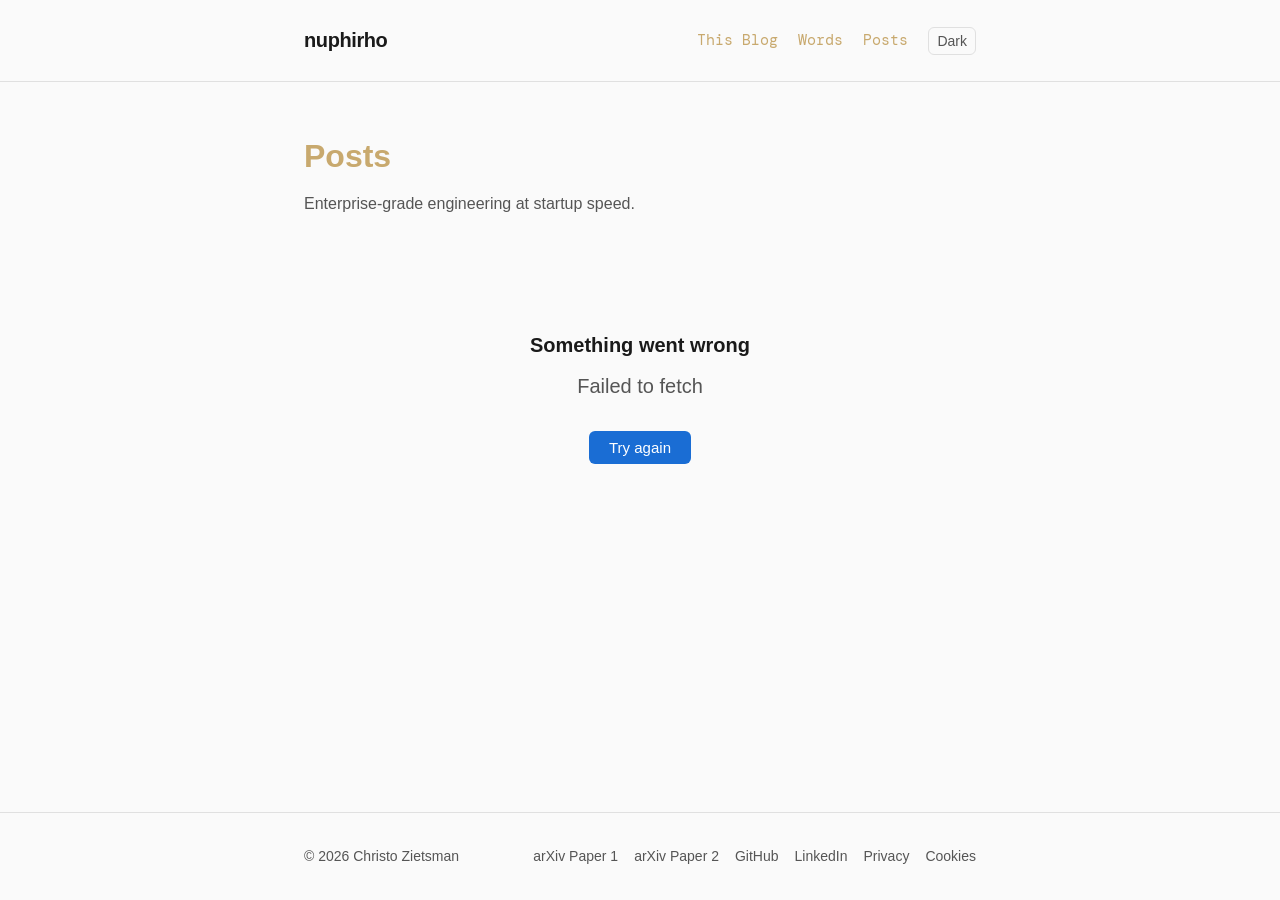
<file: index.html>
<!DOCTYPE html>
<html lang="en">
<head>
  <meta charset="utf-8">
  <meta name="viewport" content="width=device-width, initial-scale=1">
  <title>Posts | nuphirho.dev</title>
  <meta name="description" content="A technical blog by Christo Zietsman. AI-assisted software delivery, engineering process, and organisational transformation.">
  <link rel="canonical" href="https://blog.nuphirho.dev/">
  <meta property="og:title" content="nuphirho | Enterprise-grade engineering at startup speed">
  <meta property="og:description" content="A technical blog by Christo Zietsman. AI-assisted software delivery, engineering process, and organisational transformation.">
  <meta property="og:url" content="https://blog.nuphirho.dev/">
  <meta property="og:type" content="website">
  <meta property="og:site_name" content="nuphirho">
  <link rel="preconnect" href="https://fonts.googleapis.com">
  <link rel="preconnect" href="https://fonts.gstatic.com" crossorigin>
  <link href="https://fonts.googleapis.com/css2?family=DM+Mono&display=swap" rel="stylesheet">
  <link rel="stylesheet" href="css/styles.css">
  <script src="js/theme.js"></script>
</head>
<body>
  <a href="#main" class="skip-link">Skip to content</a>

  <header class="site-header" role="banner">
    <div class="container">
      <a href="https://nuphirho.dev" class="site-name" aria-label="nuphirho home">nuphirho</a>
      <nav class="site-nav" aria-label="Main navigation">
        <a href="about.html">This Blog</a>
        <a href="https://nuphirho.dev/words-of-meaning">Words</a>
        <a href="/">Posts</a>
        <button id="theme-toggle" class="theme-toggle" type="button" aria-label="Switch theme">Dark</button>
      </nav>
    </div>
  </header>

  <main id="main" class="site-main">
    <div class="container">
      <div class="page-intro">
        <h1>Posts</h1>
        <p>Enterprise-grade engineering at startup speed.</p>
      </div>
      <div id="post-list" role="feed" aria-label="Blog posts"></div>
    </div>
  </main>

  <footer class="site-footer" role="contentinfo">
    <div class="container">
      <span>&copy; 2026 Christo Zietsman</span>
      <span class="footer-links">
        <a href="https://doi.org/10.48550/arXiv.2603.25773">arXiv Paper 1</a>
	<a href="https://doi.org/10.48550/arXiv.2604.21090">arXiv Paper 2</a>
        <a href="https://github.com/czietsman">GitHub</a>
        <a href="https://www.linkedin.com/in/christo-zietsman/">LinkedIn</a>
        <a href="https://nuphirho.dev/privacy">Privacy</a>
	<a href="https://nuphirho.dev/cookies">Cookies</a>
      </span>
    </div>
  </footer>

  <script src="js/api.js"></script>
  <script src="js/home.js"></script>
</body>
</html>
</file>
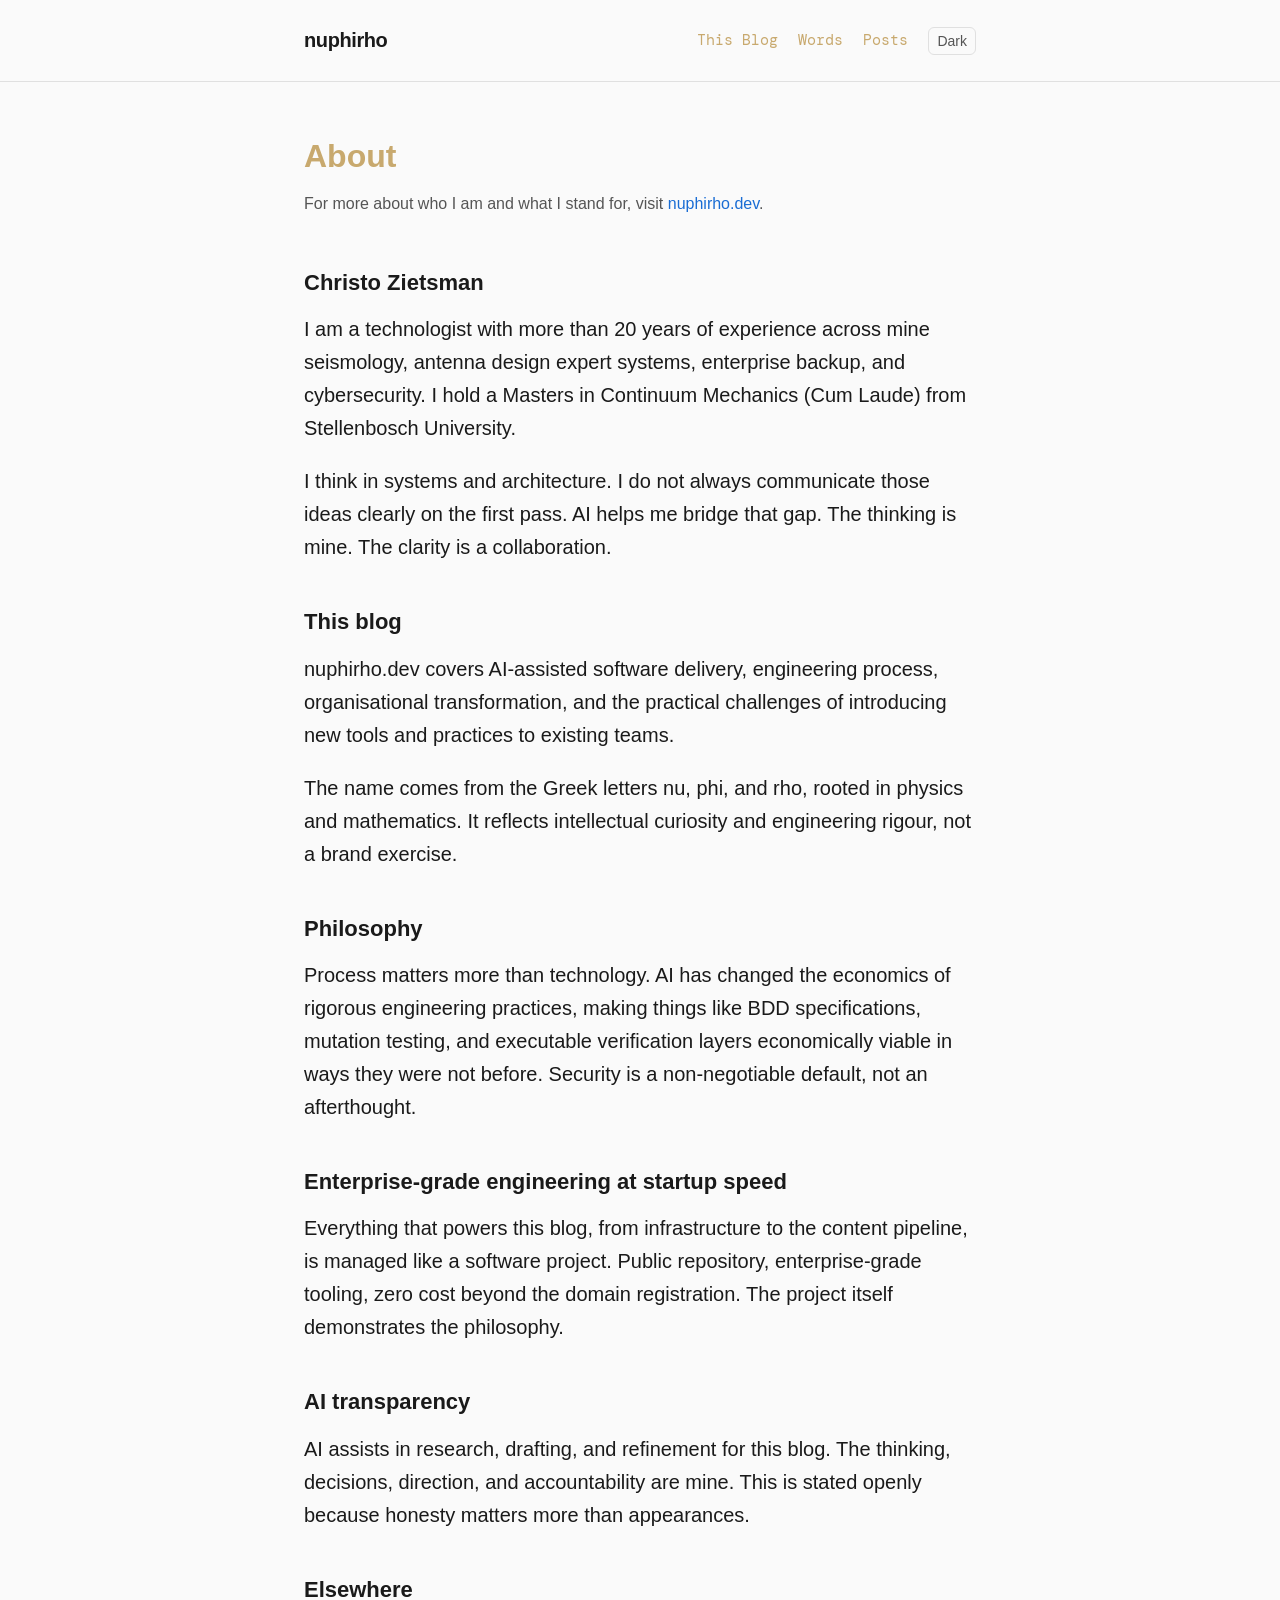
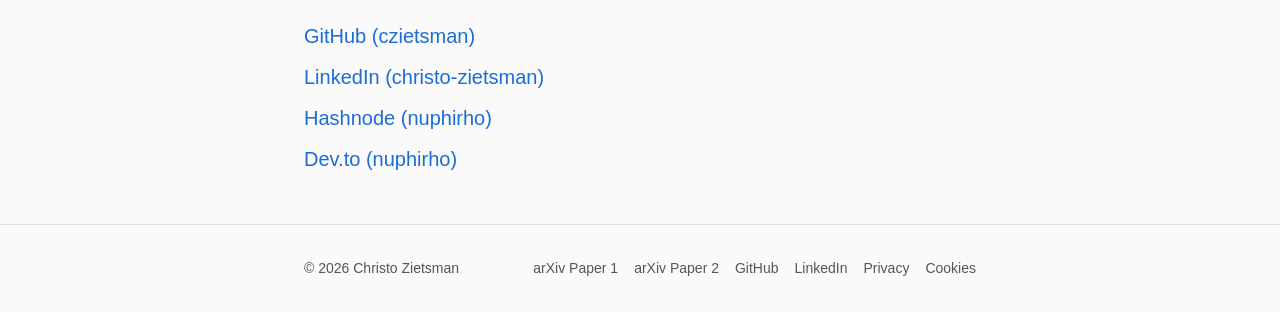
<file: about.html>
<!DOCTYPE html>
<html lang="en">
<head>
  <meta charset="utf-8">
  <meta name="viewport" content="width=device-width, initial-scale=1">
  <title>About | nuphirho.dev</title>
  <meta name="description" content="About Christo Zietsman and nuphirho.dev. Enterprise-grade engineering at startup speed.">
  <link rel="canonical" href="https://blog.nuphirho.dev/about.html">
  <meta property="og:title" content="About | nuphirho">
  <meta property="og:description" content="About Christo Zietsman and nuphirho.dev. Enterprise-grade engineering at startup speed.">
  <meta property="og:url" content="https://blog.nuphirho.dev/about.html">
  <meta property="og:type" content="website">
  <meta property="og:site_name" content="nuphirho">
  <link rel="preconnect" href="https://fonts.googleapis.com">
  <link rel="preconnect" href="https://fonts.gstatic.com" crossorigin>
  <link href="https://fonts.googleapis.com/css2?family=DM+Mono&display=swap" rel="stylesheet">
  <link rel="stylesheet" href="css/styles.css">
  <script src="js/theme.js"></script>
</head>
<body>
  <a href="#main" class="skip-link">Skip to content</a>

  <header class="site-header" role="banner">
    <div class="container">
      <a href="https://nuphirho.dev" class="site-name" aria-label="nuphirho home">nuphirho</a>
      <nav class="site-nav" aria-label="Main navigation">
        <a href="about.html">This Blog</a>
        <a href="https://nuphirho.dev/words-of-meaning">Words</a>
        <a href="/">Posts</a>
        <button id="theme-toggle" class="theme-toggle" type="button" aria-label="Switch theme">Dark</button>
      </nav>
    </div>
  </header>

  <main id="main" class="site-main">
    <div class="container">
      <div class="about-content">
        <div class="page-intro">
          <h1>About</h1>
          <p>For more about who I am and what I stand for, visit <a href="https://nuphirho.dev/about">nuphirho.dev</a>.</p>
        </div>

        <h2>Christo Zietsman</h2>
        <p>
          I am a technologist with more than 20 years of experience across mine seismology,
          antenna design expert systems, enterprise backup, and cybersecurity. I hold a
          Masters in Continuum Mechanics (Cum Laude) from Stellenbosch University.
        </p>
        <p>
          I think in systems and architecture. I do not always communicate those ideas
          clearly on the first pass. AI helps me bridge that gap. The thinking is mine.
          The clarity is a collaboration.
        </p>

        <h2>This blog</h2>
        <p>
          nuphirho.dev covers AI-assisted software delivery, engineering process,
          organisational transformation, and the practical challenges of introducing
          new tools and practices to existing teams.
        </p>
        <p>
          The name comes from the Greek letters nu, phi, and rho, rooted in physics
          and mathematics. It reflects intellectual curiosity and engineering rigour,
          not a brand exercise.
        </p>

        <h2>Philosophy</h2>
        <p>
          Process matters more than technology. AI has changed the economics of
          rigorous engineering practices, making things like BDD specifications,
          mutation testing, and executable verification layers economically viable
          in ways they were not before. Security is a non-negotiable default, not
          an afterthought.
        </p>

        <h2>Enterprise-grade engineering at startup speed</h2>
        <p>
          Everything that powers this blog, from infrastructure to the content
          pipeline, is managed like a software project. Public repository,
          enterprise-grade tooling, zero cost beyond the domain registration.
          The project itself demonstrates the philosophy.
        </p>

        <h2>AI transparency</h2>
        <p>
          AI assists in research, drafting, and refinement for this blog. The
          thinking, decisions, direction, and accountability are mine. This is
          stated openly because honesty matters more than appearances.
        </p>

        <h2>Elsewhere</h2>
        <ul class="about-links">
          <li><a href="https://github.com/czietsman">GitHub (czietsman)</a></li>
          <li><a href="https://www.linkedin.com/in/christo-zietsman/">LinkedIn (christo-zietsman)</a></li>
          <li><a href="https://hashnode.com/@nuphirho">Hashnode (nuphirho)</a></li>
          <li><a href="https://dev.to/nuphirho">Dev.to (nuphirho)</a></li>
        </ul>
      </div>
    </div>
  </main>

  <footer class="site-footer" role="contentinfo">
    <div class="container">
      <span>&copy; 2026 Christo Zietsman</span>
      <span class="footer-links">
        <a href="https://doi.org/10.48550/arXiv.2603.25773">arXiv Paper 1</a>
	<a href="https://doi.org/10.48550/arXiv.2604.21090">arXiv Paper 2</a>
        <a href="https://github.com/czietsman">GitHub</a>
        <a href="https://www.linkedin.com/in/christo-zietsman/">LinkedIn</a>
	<a href="https://nuphirho.dev/privacy">Privacy</a>
	<a href="https://nuphirho.dev/cookies">Cookies</a>
      </span>
    </div>
  </footer>
</body>
</html>
</file>
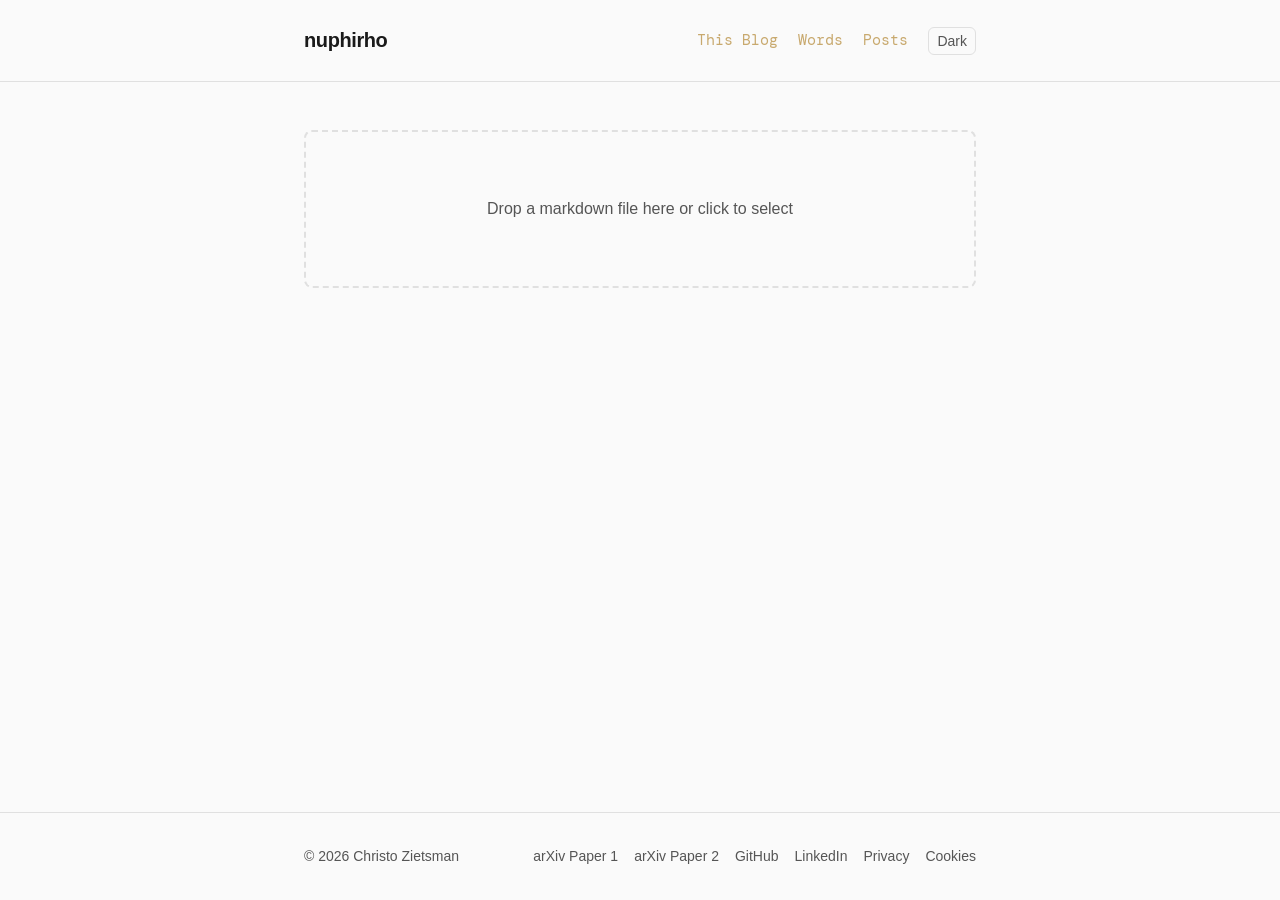
<file: preview.html>
<!DOCTYPE html>
<html lang="en">
<head>
  <!-- Preview tool: renders local markdown posts using live blog styles. -->
  <!-- Open this file in a browser and drop a .md file onto the dropzone. -->
  <meta charset="utf-8">
  <meta name="viewport" content="width=device-width, initial-scale=1">
  <meta name="robots" content="noindex">
  <title>Preview | nuphirho.dev</title>
  <link rel="preconnect" href="https://fonts.googleapis.com">
  <link rel="preconnect" href="https://fonts.gstatic.com" crossorigin>
  <link href="https://fonts.googleapis.com/css2?family=DM+Mono&display=swap" rel="stylesheet">
  <link rel="stylesheet" href="css/styles.css">
  <style>
    .preview-dropzone {
      border: 2px dashed var(--colour-border);
      border-radius: 0.5rem;
      padding: 4rem 2rem;
      text-align: center;
      cursor: pointer;
      transition: var(--transition-theme);
    }
    .preview-dropzone:hover,
    .preview-dropzone.preview-dropzone-active {
      border-color: var(--colour-link);
      background: var(--colour-tag-bg);
    }
    .preview-dropzone-text {
      color: var(--colour-text-secondary);
      font-size: 1rem;
    }
  </style>
  <script src="js/theme.js"></script>
</head>
<body>
  <a href="#main" class="skip-link">Skip to content</a>

  <header class="site-header" role="banner">
    <div class="container">
      <a href="https://nuphirho.dev" class="site-name" aria-label="nuphirho home">nuphirho</a>
      <nav class="site-nav" aria-label="Main navigation">
        <a href="https://blog.nuphirho.dev/about.html">This Blog</a>
        <a href="https://nuphirho.dev/words-of-meaning">Words</a>
        <a href="https://blog.nuphirho.dev/">Posts</a>
        <button id="theme-toggle" class="theme-toggle" type="button" aria-label="Switch theme">Dark</button>
      </nav>
    </div>
  </header>

  <main id="main" class="site-main">
    <div class="container">
      <article id="post-content" aria-label="Blog post preview">
        <div class="preview-dropzone" id="dropzone">
          <p class="preview-dropzone-text">Drop a markdown file here or click to select</p>
          <input type="file" id="file-input" accept=".md" hidden>
        </div>
      </article>
    </div>
  </main>

  <footer class="site-footer" role="contentinfo">
    <div class="container">
      <span>&copy; 2026 Christo Zietsman</span>
      <span class="footer-links">
        <a href="https://doi.org/10.48550/arXiv.2603.25773">arXiv Paper 1</a>
	<a href="https://doi.org/10.48550/arXiv.2604.21090">arXiv Paper 2</a>
        <a href="https://github.com/czietsman">GitHub</a>
        <a href="https://www.linkedin.com/in/christo-zietsman/">LinkedIn</a>
        <a href="https://nuphirho.dev/privacy">Privacy</a>
	<a href="https://nuphirho.dev/cookies">Cookies</a>
      </span>
    </div>
  </footer>

  <script src="js/preview.js"></script>
</body>
</html>
</file>
<file: css/styles.css>
/* nuphirho.dev -- styles.css */
*, *::before, *::after { margin: 0; padding: 0; box-sizing: border-box; }

:root {
  --colour-bg: #fafafa;
  --colour-surface: #ffffff;
  --colour-text: #1a1a1a;
  --colour-text-secondary: #555555;
  --colour-link: #1a6dd4;
  --colour-link-hover: #0f4c8a;
  --colour-border: #e0e0e0;
  --colour-tag-bg: #f0f0f0;
  --colour-tag-text: #555555;
  --colour-code-bg: #f5f5f5;
  --colour-code-text: #1a1a1a;
  --colour-code-block-bg: #282c34;
  --colour-code-block-text: #abb2bf;
  --colour-blockquote-border: #d0d0d0;
  --colour-blockquote-bg: #f9f9f9;
  --colour-skeleton: #e8e8e8;
  --colour-skeleton-shine: #f5f5f5;
  --colour-accent: #c8a96e;
  --colour-accent-muted: #a8894e;
  --transition-theme: background-color 0.3s ease, color 0.3s ease,
    border-color 0.3s ease, box-shadow 0.3s ease;
  --content-width: 720px;
  --body-size: clamp(1.125rem, 1rem + 0.5vw, 1.25rem);
  --line-height: 1.65;
}

[data-theme="dark"] {
  --colour-bg: #111111;
  --colour-surface: #1a1a1a;
  --colour-text: #e8e8e8;
  --colour-text-secondary: #aaaaaa;
  --colour-link: #6db3f2;
  --colour-link-hover: #a0d0ff;
  --colour-border: #2a2a2a;
  --colour-tag-bg: #252525;
  --colour-tag-text: #aaaaaa;
  --colour-code-bg: #1e1e1e;
  --colour-code-text: #e8e8e8;
  --colour-code-block-bg: #1e1e1e;
  --colour-code-block-text: #abb2bf;
  --colour-blockquote-border: #444444;
  --colour-blockquote-bg: #1a1a1a;
  --colour-skeleton: #252525;
  --colour-skeleton-shine: #333333;
}

/* Skip to content */
.skip-link {
  position: absolute;
  inset-block-start: -100%;
  inset-inline-start: 0;
  background: var(--colour-link);
  color: #ffffff;
  padding: 0.5rem 1rem;
  z-index: 100;
  font-size: 0.875rem;
  text-decoration: none;
  transition: var(--transition-theme);
  &:focus { inset-block-start: 0; }
}

/* Persistent subtle scrollbar to prevent layout shift */
html {
  overflow-y: scroll;
  scrollbar-width: thin;
  scrollbar-color: var(--colour-border) transparent;
}

/* Layout */
body {
  font-family: -apple-system, BlinkMacSystemFont, "Segoe UI", Roboto, Oxygen,
    Ubuntu, Cantarell, "Helvetica Neue", Arial, sans-serif;
  font-size: var(--body-size);
  line-height: var(--line-height);
  background-color: var(--colour-bg);
  color: var(--colour-text);
  transition: var(--transition-theme);
  min-block-size: 100vh;
  display: flex;
  flex-direction: column;
}

.container {
  inline-size: 100%;
  max-inline-size: var(--content-width);
  margin-inline: auto;
  padding-inline: 1.5rem;
}

/* Header */
.site-header {
  padding-block: 1.5rem;
  border-block-end: 1px solid var(--colour-border);
  transition: var(--transition-theme);
}

.site-header .container {
  display: flex;
  align-items: center;
  justify-content: space-between;
  gap: 1rem;
}

.site-name {
  font-size: 1.25rem;
  font-weight: 700;
  letter-spacing: -0.02em;
  text-decoration: none;
  color: var(--colour-text);
  transition: var(--transition-theme);
}

.site-nav {
  display: flex;
  align-items: center;
  gap: 1.25rem;
}

.site-nav a {
  font-family: 'DM Mono', monospace;
  color: var(--colour-accent);
  text-decoration: none;
  font-size: 0.9375rem;
  transition: color 0.2s ease;
  &:hover, &:focus { color: var(--colour-accent-muted); text-decoration: none; }
  &[aria-current="page"] { color: var(--colour-accent-muted); text-decoration: underline; text-underline-offset: 0.2em; }
}

/* Theme toggle */
.theme-toggle {
  background: none;
  border: 1px solid var(--colour-border);
  border-radius: 0.375rem;
  padding: 0.375rem 0.5rem;
  cursor: pointer;
  color: var(--colour-text-secondary);
  font-size: 0.875rem;
  line-height: 1;
  transition: var(--transition-theme);
  white-space: nowrap;
  &:hover, &:focus-visible {
    border-color: var(--colour-link);
    color: var(--colour-link);
    outline: none;
  }
}

/* Main content */
.site-main { flex: 1; padding-block: 3rem; }

/* Footer */
.site-footer {
  padding-block: 2rem;
  border-block-start: 1px solid var(--colour-border);
  transition: var(--transition-theme);
}

.site-footer .container {
  display: flex;
  align-items: center;
  justify-content: space-between;
  gap: 1rem;
  font-size: 0.875rem;
  color: var(--colour-text-secondary);
}

.footer-links { display: flex; gap: 1rem; }

.footer-links a {
  color: var(--colour-text-secondary);
  text-decoration: none;
  transition: var(--transition-theme);
  &:hover, &:focus { color: var(--colour-link); }
}

/* Links */
a {
  color: var(--colour-link);
  text-decoration: none;
  transition: color 0.2s ease;
  &:hover, &:focus {
    color: var(--colour-link-hover);
    text-decoration: underline;
  }
}

/* Post list */
.post-list {
  list-style: none;
  display: flex;
  flex-direction: column;
  gap: 2.5rem;
}

.post-item {
  padding-block-end: 2.5rem;
  border-block-end: 1px solid var(--colour-border);
  transition: var(--transition-theme);
  &:last-child { border-block-end: none; padding-block-end: 0; }
}

.post-item-title {
  font-size: clamp(1.25rem, 1rem + 1vw, 1.5rem);
  font-weight: 600;
  line-height: 1.3;
  margin-block-end: 0.5rem;
  & a {
    color: var(--colour-text);
    text-decoration: none;
    transition: var(--transition-theme);
    &:hover, &:focus { color: var(--colour-link); text-decoration: none; }
  }
}

.post-item-meta {
  font-size: 0.875rem;
  color: var(--colour-text-secondary);
  margin-block-end: 0.75rem;
  display: flex;
  align-items: center;
  gap: 0.75rem;
  flex-wrap: wrap;
}

.post-item-excerpt {
  color: var(--colour-text-secondary);
  font-size: 0.9375rem;
  line-height: 1.6;
}

/* Tags */
.tags { display: flex; gap: 0.5rem; flex-wrap: wrap; }

.tag {
  display: inline-block;
  padding: 0.125rem 0.5rem;
  background: var(--colour-tag-bg);
  color: var(--colour-tag-text);
  border-radius: 0.25rem;
  font-size: 0.75rem;
  text-decoration: none;
  transition: var(--transition-theme);
}

/* Single post */
.post-header { margin-block-end: 2.5rem; }

.post-title {
  font-size: clamp(1.75rem, 1.25rem + 2vw, 2.5rem);
  font-weight: 700;
  line-height: 1.2;
  letter-spacing: -0.02em;
  margin-block-end: 0.75rem;
  color: var(--colour-accent);
}

.post-meta {
  font-size: 0.9375rem;
  color: var(--colour-text-secondary);
  display: flex;
  align-items: center;
  gap: 0.75rem;
  flex-wrap: wrap;
  margin-block-end: 1rem;
}

/* Post content (HTML from Hashnode) */
.post-content {
  & h1, & h2, & h3, & h4, & h5, & h6 {
    margin-block-start: 2rem;
    margin-block-end: 0.75rem;
    line-height: 1.3;
    font-weight: 600;
  }
  & h1 { font-size: 1.75rem; }
  & h2 { font-size: 1.5rem; }
  & h3 { font-size: 1.25rem; }
  & h4 { font-size: 1.125rem; }
  & p { margin-block-end: 1.25rem; }
  & ul, & ol {
    margin-block-end: 1.25rem;
    padding-inline-start: 1.5rem;
  }
  & li { margin-block-end: 0.375rem; }
  & li > ul, & li > ol { margin-block-start: 0.375rem; margin-block-end: 0; }
  & blockquote {
    margin-block-end: 1.25rem;
    padding-inline-start: 1.25rem;
    padding-block: 0.5rem;
    border-inline-start: 3px solid var(--colour-blockquote-border);
    background: var(--colour-blockquote-bg);
    color: var(--colour-text-secondary);
    transition: var(--transition-theme);
  }
  & blockquote p:last-child { margin-block-end: 0; }
  & code {
    font-family: "SF Mono", "Fira Code", "Fira Mono", "Roboto Mono",
      "Consolas", "Monaco", monospace;
    font-size: 0.875em;
    background: var(--colour-code-bg);
    color: var(--colour-code-text);
    padding: 0.125rem 0.375rem;
    border-radius: 0.25rem;
    transition: var(--transition-theme);
  }
  & pre {
    margin-block-end: 1.25rem;
    padding: 1.25rem;
    background: var(--colour-code-block-bg);
    color: var(--colour-code-block-text);
    border-radius: 0.5rem;
    overflow-x: auto;
    font-size: 0.875rem;
    line-height: 1.5;
    transition: var(--transition-theme);
    & code { background: none; color: inherit; padding: 0; font-size: inherit; }
  }
  & img {
    max-inline-size: 100%;
    block-size: auto;
    border-radius: 0.5rem;
    margin-block: 1.25rem;
  }
  & hr {
    border: none;
    border-block-start: 1px solid var(--colour-border);
    margin-block: 2rem;
    transition: var(--transition-theme);
  }
  & a { text-decoration: underline; text-underline-offset: 0.15em; }
  & table {
    inline-size: 100%;
    border-collapse: collapse;
    margin-block-end: 1.25rem;
    font-size: 0.9375rem;
  }
  & th, & td {
    padding: 0.625rem 0.75rem;
    border: 1px solid var(--colour-border);
    text-align: start;
    transition: var(--transition-theme);
  }
  & th {
    background: var(--colour-tag-bg);
    font-weight: 600;
    transition: var(--transition-theme);
  }
}

.back-link {
  display: inline-block;
  margin-block-start: 3rem;
  font-size: 0.9375rem;
}

/* About page */
.about-content {
  & h2 {
    font-size: 1.375rem;
    font-weight: 600;
    margin-block-start: 2.5rem;
    margin-block-end: 0.75rem;
  }
  & p { margin-block-end: 1.25rem; }
  & .about-links {
    list-style: none;
    display: flex;
    flex-direction: column;
    gap: 0.5rem;
  }
}

/* Loading skeleton */
.skeleton {
  background: linear-gradient(90deg,
    var(--colour-skeleton) 25%, var(--colour-skeleton-shine) 50%, var(--colour-skeleton) 75%);
  background-size: 200% 100%;
  animation: shimmer 1.5s ease-in-out infinite;
  border-radius: 0.25rem;
}
.skeleton-title { block-size: 1.75rem; inline-size: 75%; margin-block-end: 0.75rem; }
.skeleton-meta { block-size: 1rem; inline-size: 30%; margin-block-end: 0.75rem; }
.skeleton-text { block-size: 1rem; inline-size: 100%; margin-block-end: 0.5rem; }
.skeleton-text-short { block-size: 1rem; inline-size: 60%; margin-block-end: 0.5rem; }

@keyframes shimmer {
  0% { background-position: 200% 0; }
  100% { background-position: -200% 0; }
}

/* States */
.error-state, .empty-state {
  text-align: center;
  padding-block: 4rem;
  color: var(--colour-text-secondary);
}
.error-state p, .empty-state p { margin-block-end: 0.75rem; }

.error-state .error-heading {
  font-size: 1.25rem;
  font-weight: 600;
  color: var(--colour-text);
  margin-block-end: 0.5rem;
}

.retry-button {
  display: inline-block;
  margin-block-start: 1rem;
  padding: 0.5rem 1.25rem;
  background: var(--colour-link);
  color: #ffffff;
  border: none;
  border-radius: 0.375rem;
  font-size: 0.9375rem;
  cursor: pointer;
  &:hover, &:focus-visible { background: var(--colour-link-hover); outline: none; }
}

/* Page title (home) */
.page-intro { margin-block-end: 3rem; }

.page-intro h1 {
  font-size: clamp(1.5rem, 1.25rem + 1vw, 2rem);
  font-weight: 700;
  margin-block-end: 0.5rem;
  color: var(--colour-accent);
}

.page-intro p { color: var(--colour-text-secondary); font-size: 1rem; }

/* Responsive */
@media (max-width: 600px) {
  .site-header .container { flex-wrap: wrap; }
  .site-footer .container { flex-direction: column; text-align: center; }
  .post-item-meta, .post-meta {
    flex-direction: column;
    align-items: flex-start;
    gap: 0.375rem;
  }
}
</file>
